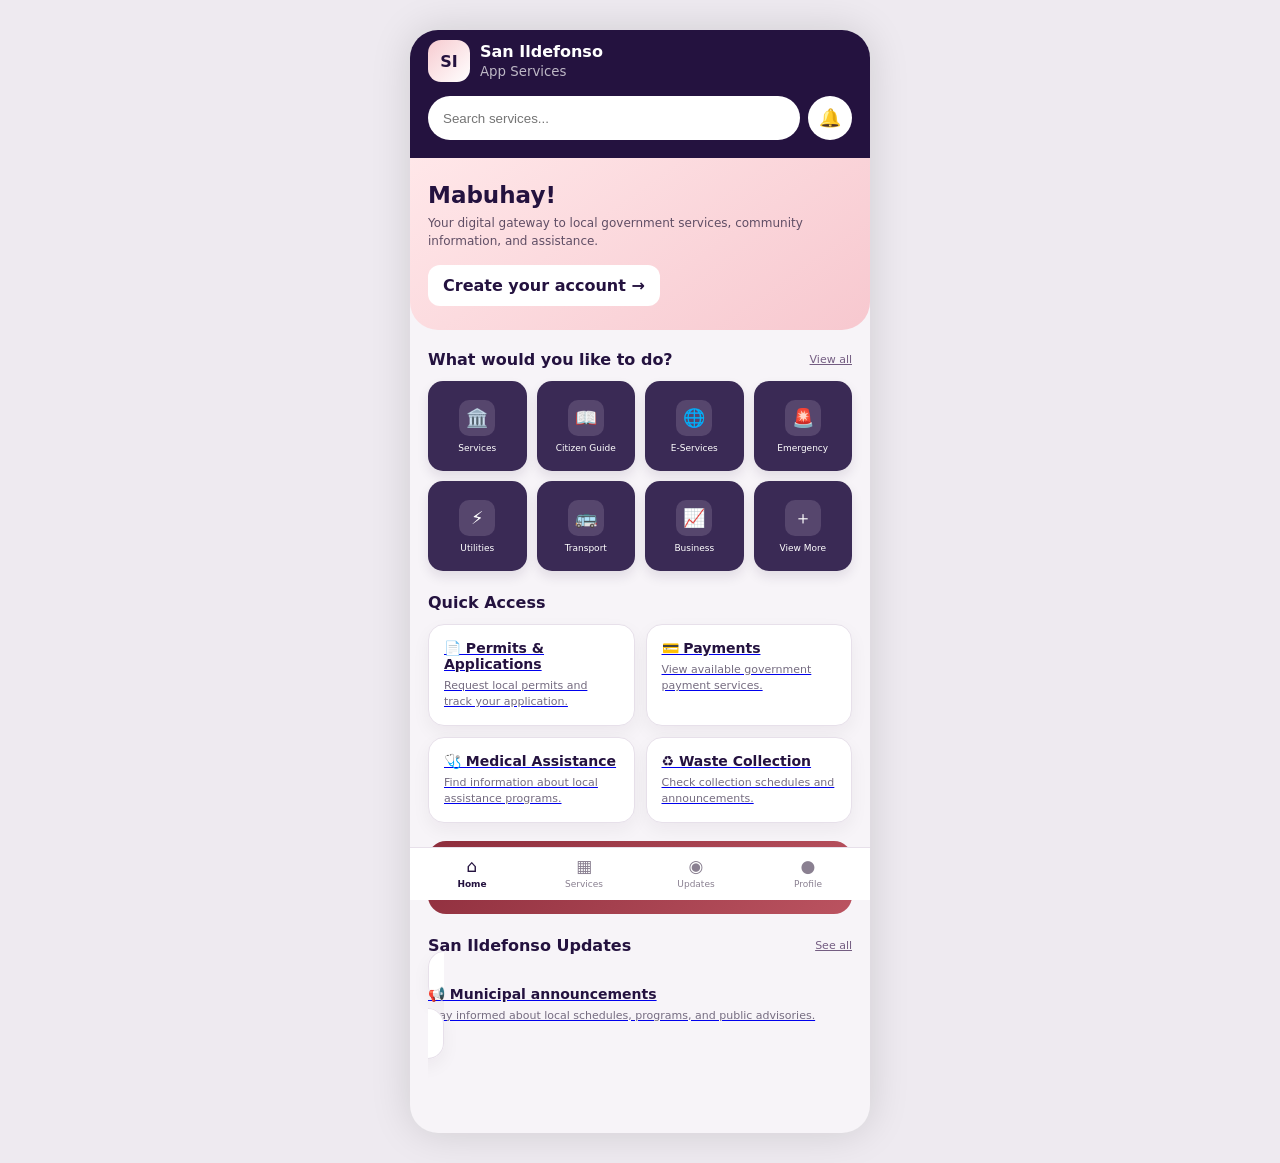
<file: index.html>
<!DOCTYPE html>
<html lang="en">

<head>
    <meta charset="UTF-8">
    <meta name="viewport" content="width=device-width, initial-scale=1.0">
    <meta name="theme-color" content="#24123f">

    <title>San Ildefonso App Services</title>

    <link rel="stylesheet" href="styles.css">
</head>

<body>

    <div class="app">

        <header class="top">

            <div class="brand">

                <div class="logo">
                    SI
                </div>

                <div>
                    <h1>San Ildefonso</h1>
                    <small>App Services</small>
                </div>

            </div>

            <div class="search">

                <input
                    id="search"
                    type="search"
                    placeholder="Search services..."
                    oninput="filterServices()"
                >

                <button
                    class="round"
                    type="button"
                    onclick="toast('No new notifications')"
                >
                    🔔
                </button>

            </div>

        </header>


        <section class="hero">

            <h2>Mabuhay!</h2>

            <p>
                Your digital gateway to local government services,
                community information, and assistance.
            </p>

            <a
                class="btn light"
                href="profile.html"
            >
                Create your account →
            </a>

        </section>


        <main class="content">

            <div class="title">

                <h3>
                    What would you like to do?
                </h3>

                <a href="services.html">
                    View all
                </a>

            </div>


            <div class="grid">

                <a
                    class="service"
                    data-search="services government permits records"
                    href="services.html"
                >
                    <div class="ico">🏛️</div>
                    <span>Services</span>
                </a>


                <a
                    class="service"
                    data-search="citizen guide information"
                    href="citizen-guide.html"
                >
                    <div class="ico">📖</div>
                    <span>Citizen Guide</span>
                </a>


                <a
                    class="service"
                    data-search="e services online documents"
                    href="e-services.html"
                >
                    <div class="ico">🌐</div>
                    <span>E-Services</span>
                </a>


                <a
                    class="service"
                    data-search="emergency hotline rescue"
                    href="emergency.html"
                >
                    <div class="ico">🚨</div>
                    <span>Emergency</span>
                </a>


                <a
                    class="service"
                    data-search="utilities water electricity waste"
                    href="utilities.html"
                >
                    <div class="ico">⚡</div>
                    <span>Utilities</span>
                </a>


                <a
                    class="service"
                    data-search="transport traffic routes"
                    href="transport.html"
                >
                    <div class="ico">🚌</div>
                    <span>Transport</span>
                </a>


                <a
                    class="service"
                    data-search="business permits market"
                    href="business.html"
                >
                    <div class="ico">📈</div>
                    <span>Business</span>
                </a>


                <a
                    class="service"
                    data-search="more services"
                    href="services.html"
                >
                    <div class="ico">＋</div>
                    <span>View More</span>
                </a>

            </div>


            <section style="margin-top: 22px;">

                <div class="title">

                    <h3>
                        Quick Access
                    </h3>

                </div>


                <div class="cards two">

                    <a
                        class="card"
                        href="permits.html"
                    >
                        <h3>
                            📄 Permits & Applications
                        </h3>

                        <p>
                            Request local permits and track your application.
                        </p>
                    </a>


                    <a
                        class="card"
                        href="e-services.html"
                    >
                        <h3>
                            💳 Payments
                        </h3>

                        <p>
                            View available government payment services.
                        </p>
                    </a>


                    <a
                        class="card"
                        href="e-services.html"
                    >
                        <h3>
                            🩺 Medical Assistance
                        </h3>

                        <p>
                            Find information about local assistance programs.
                        </p>
                    </a>


                    <a
                        class="card"
                        href="utilities.html"
                    >
                        <h3>
                            ♻️ Waste Collection
                        </h3>

                        <p>
                            Check collection schedules and announcements.
                        </p>
                    </a>

                </div>

            </section>


            <section style="margin-top: 18px;">

                <div class="emergency">

                    <div>

                        <h3>
                            Need emergency assistance?
                        </h3>

                        <p>
                            Access local emergency hotlines quickly.
                        </p>

                    </div>

                    <a
                        class="btn light"
                        href="emergency.html"
                    >
                        Call
                    </a>

                </div>

            </section>


            <section style="margin-top: 22px;">

                <div class="title">

                    <h3>
                        San Ildefonso Updates
                    </h3>

                    <a href="updates.html">
                        See all
                    </a>

                </div>


                <a
                    class="card"
                    href="updates.html"
                >

                    <h3>
                        📢 Municipal announcements
                    </h3>

                    <p>
                        Stay informed about local schedules,
                        programs, and public advisories.
                    </p>

                </a>

            </section>

        </main>


        <nav class="bottom">

            <a
                class="nav active"
                href="index.html"
            >
                <b>⌂</b>
                Home
            </a>


            <a
                class="nav"
                href="services.html"
            >
                <b>▦</b>
                Services
            </a>


            <a
                class="nav"
                href="updates.html"
            >
                <b>◉</b>
                Updates
            </a>


            <a
                class="nav"
                href="profile.html"
            >
                <b>●</b>
                Profile
            </a>

        </nav>

    </div>


    <script src="app.js"></script>

</body>

</html>
</file>
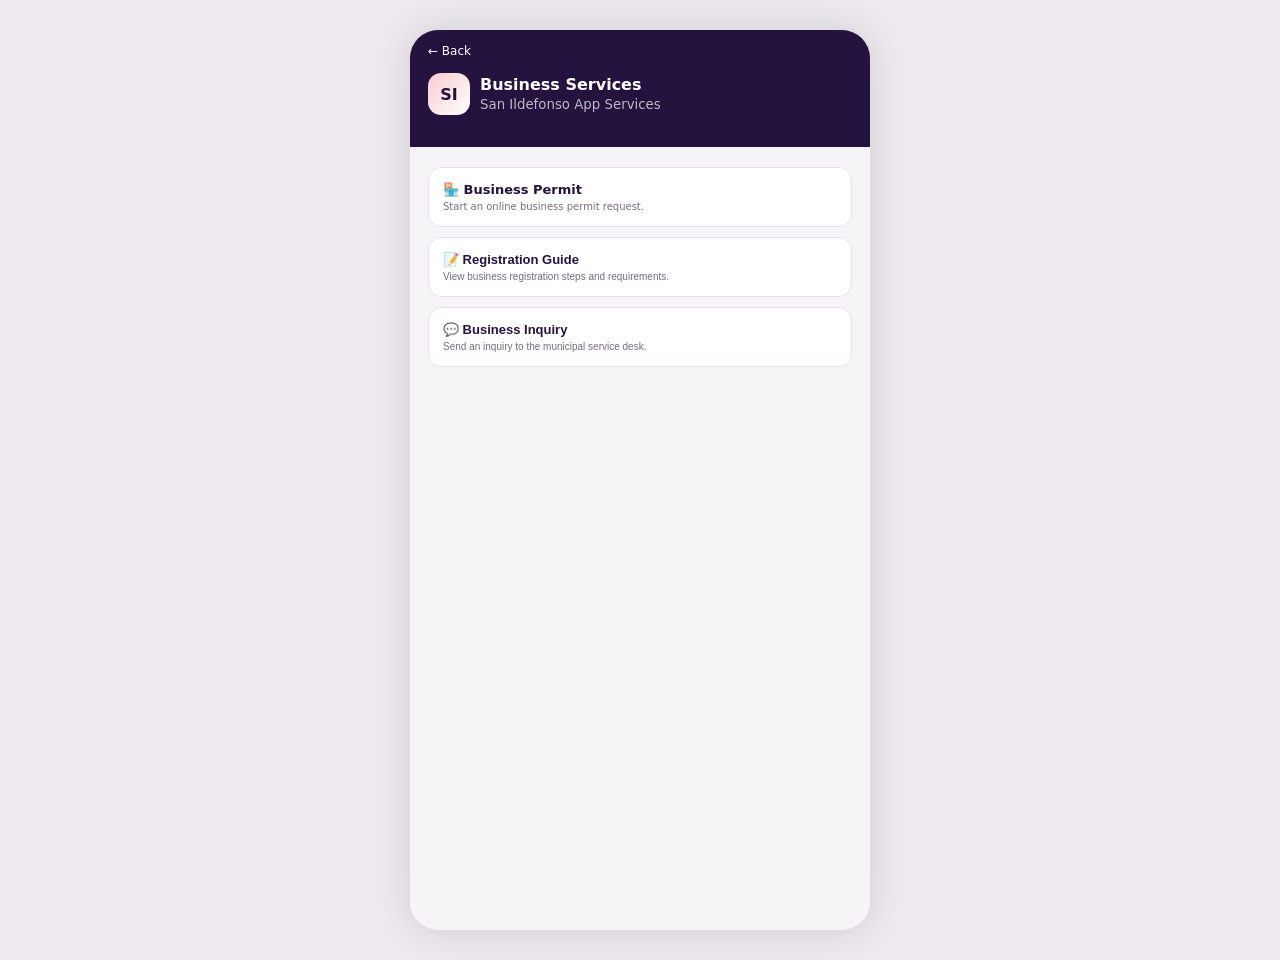
<file: business.html>
<!doctype html><html><head><meta charset="utf-8"><meta name="viewport" content="width=device-width,initial-scale=1"><title>Business Services</title><link rel="stylesheet" href="styles.css"></head><body><div class="app"><header class="top"><a class="back" href="services.html">← Back</a><div class="brand"><div class="logo">SI</div><div><h1>Business Services</h1><small>San Ildefonso App Services</small></div></div></header><main class="content"><div class="list"><a href="permits.html"><strong>🏪 Business Permit</strong><small>Start an online business permit request.</small></a><button onclick="toast('Business registration information opened')"><strong>📝 Registration Guide</strong><small>View business registration steps and requirements.</small></button><button onclick="toast('Business inquiry submitted')"><strong>💬 Business Inquiry</strong><small>Send an inquiry to the municipal service desk.</small></button></div></main></div><script src="app.js"></script></body></html>
</file>
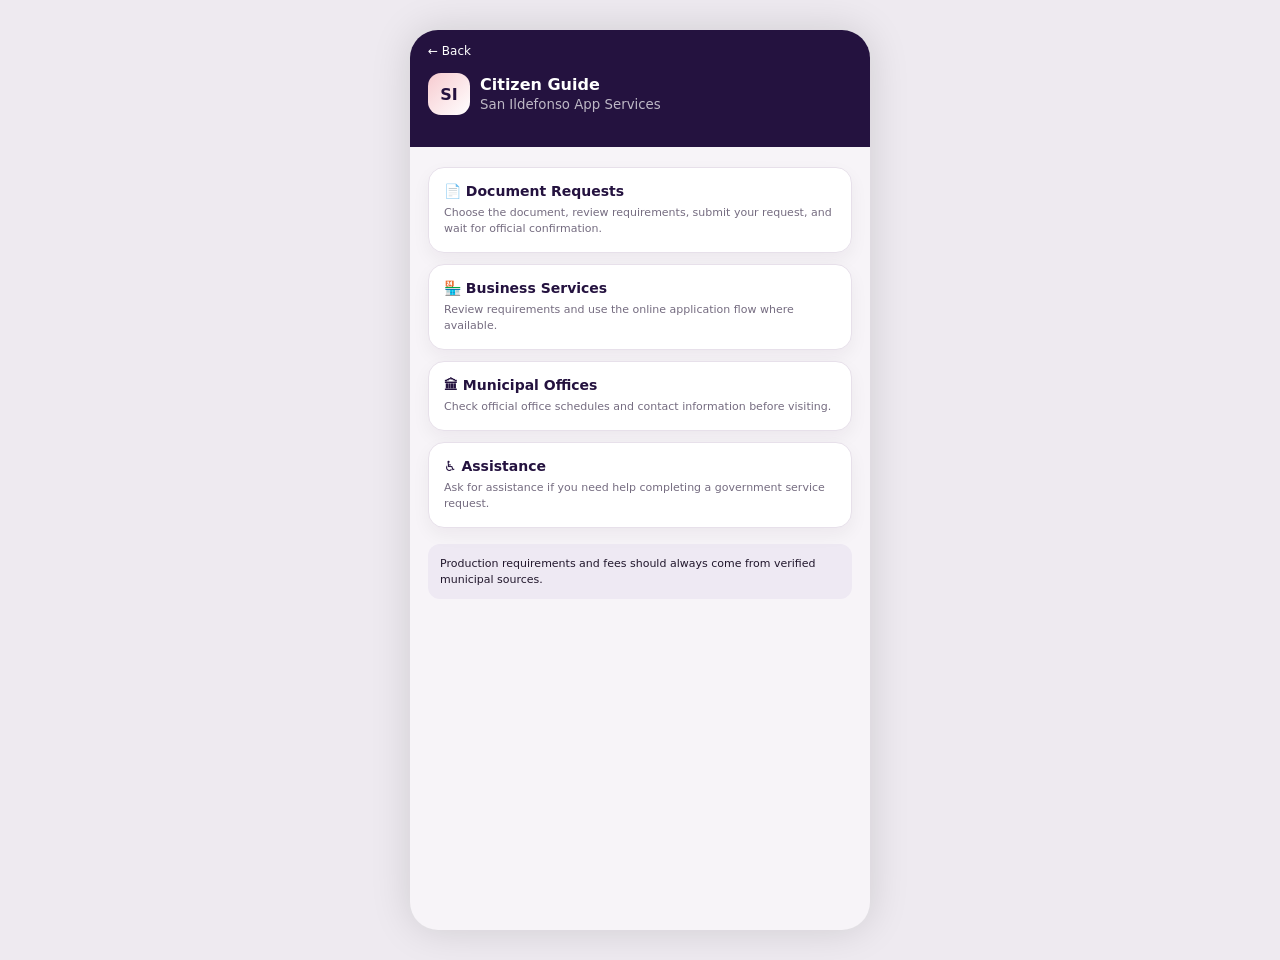
<file: citizen-guide.html>
<!doctype html><html><head><meta charset="utf-8"><meta name="viewport" content="width=device-width,initial-scale=1"><title>Citizen Guide</title><link rel="stylesheet" href="styles.css"></head><body><div class="app"><header class="top"><a class="back" href="services.html">← Back</a><div class="brand"><div class="logo">SI</div><div><h1>Citizen Guide</h1><small>San Ildefonso App Services</small></div></div></header><main class="content"><div class="cards"><div class="card"><h3>📄 Document Requests</h3><p>Choose the document, review requirements, submit your request, and wait for official confirmation.</p></div><div class="card"><h3>🏪 Business Services</h3><p>Review requirements and use the online application flow where available.</p></div><div class="card"><h3>🏛 Municipal Offices</h3><p>Check official office schedules and contact information before visiting.</p></div><div class="card"><h3>♿ Assistance</h3><p>Ask for assistance if you need help completing a government service request.</p></div></div><div class="notice" style="margin-top:16px">Production requirements and fees should always come from verified municipal sources.</div></main></div><script src="app.js"></script></body></html>
</file>
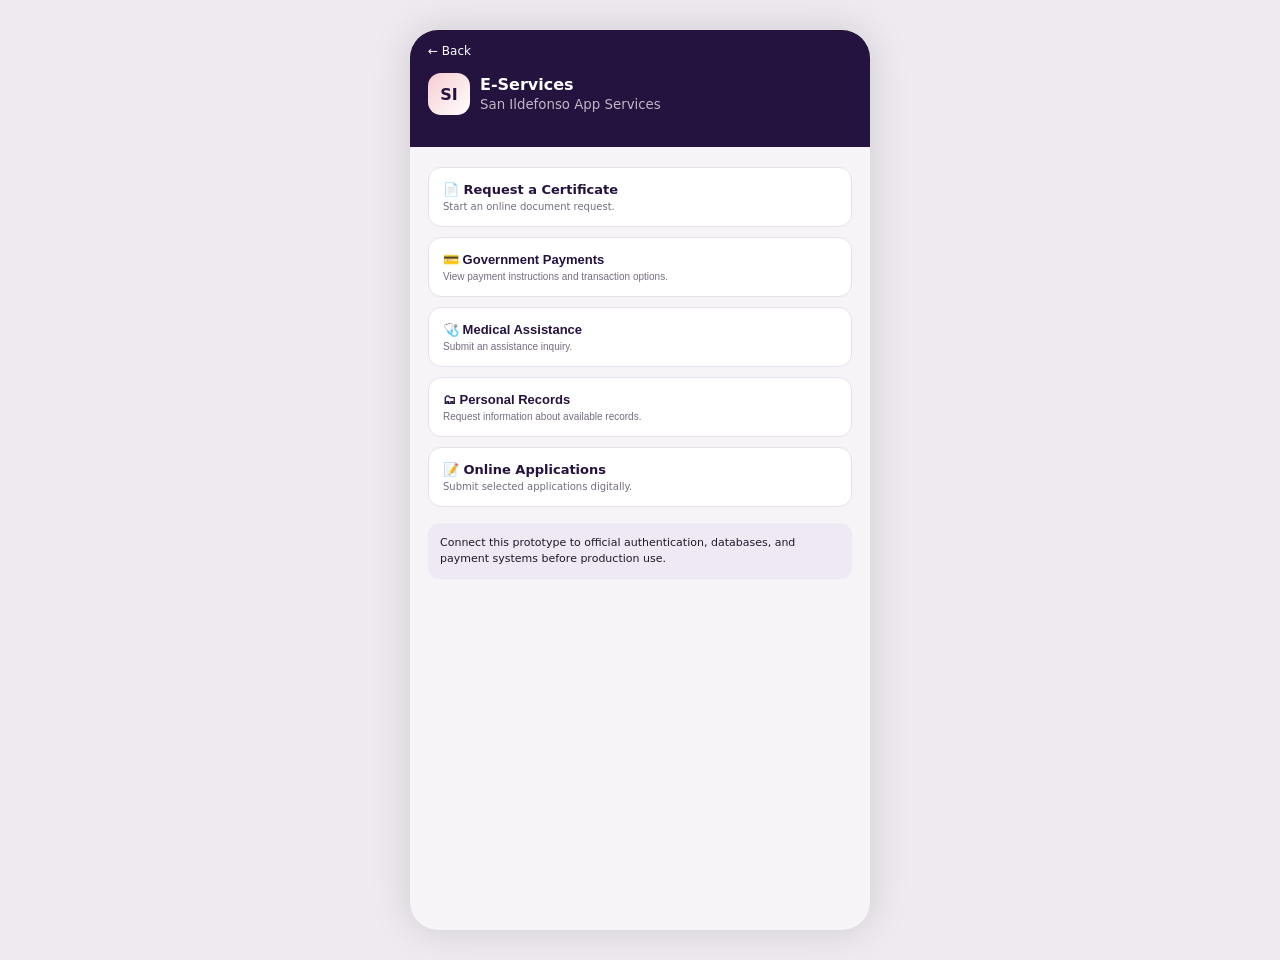
<file: e-services.html>
<!doctype html><html><head><meta charset="utf-8"><meta name="viewport" content="width=device-width,initial-scale=1"><title>E-Services</title><link rel="stylesheet" href="styles.css"></head><body><div class="app"><header class="top"><a class="back" href="services.html">← Back</a><div class="brand"><div class="logo">SI</div><div><h1>E-Services</h1><small>San Ildefonso App Services</small></div></div></header><main class="content"><div class="list"><a href="permits.html"><strong>📄 Request a Certificate</strong><small>Start an online document request.</small></a><button onclick="toast('Payment portal demo opened')"><strong>💳 Government Payments</strong><small>View payment instructions and transaction options.</small></button><button onclick="toast('Medical assistance request started')"><strong>🩺 Medical Assistance</strong><small>Submit an assistance inquiry.</small></button><button onclick="toast('Records request started')"><strong>🗂 Personal Records</strong><small>Request information about available records.</small></button><a href="permits.html"><strong>📝 Online Applications</strong><small>Submit selected applications digitally.</small></a></div><div class="notice" style="margin-top:16px">Connect this prototype to official authentication, databases, and payment systems before production use.</div></main></div><script src="app.js"></script></body></html>
</file>
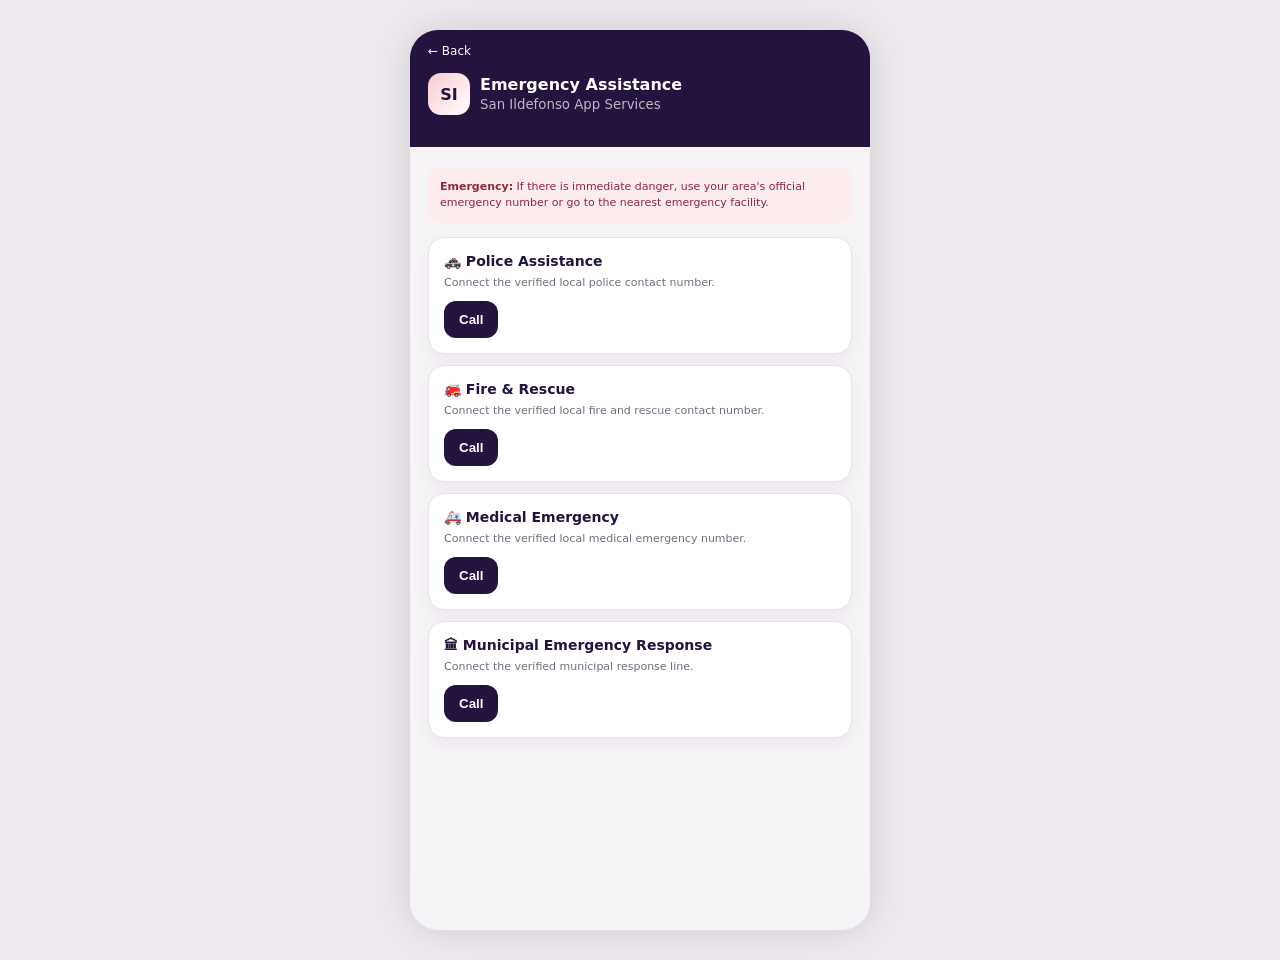
<file: emergency.html>
<!doctype html><html><head><meta charset="utf-8"><meta name="viewport" content="width=device-width,initial-scale=1"><title>Emergency Assistance</title><link rel="stylesheet" href="styles.css"></head><body><div class="app"><header class="top"><a class="back" href="index.html">← Back</a><div class="brand"><div class="logo">SI</div><div><h1>Emergency Assistance</h1><small>San Ildefonso App Services</small></div></div></header><main class="content"><div class="notice danger"><strong>Emergency:</strong> If there is immediate danger, use your area's official emergency number or go to the nearest emergency facility.</div><div class="cards" style="margin-top:14px"><div class="card"><h3>🚓 Police Assistance</h3><p>Connect the verified local police contact number.</p><button class="btn" style="margin-top:10px" onclick="toast('Connect official police number here')">Call</button></div><div class="card"><h3>🚒 Fire & Rescue</h3><p>Connect the verified local fire and rescue contact number.</p><button class="btn" style="margin-top:10px" onclick="toast('Connect official fire number here')">Call</button></div><div class="card"><h3>🚑 Medical Emergency</h3><p>Connect the verified local medical emergency number.</p><button class="btn" style="margin-top:10px" onclick="toast('Connect official medical number here')">Call</button></div><div class="card"><h3>🏛 Municipal Emergency Response</h3><p>Connect the verified municipal response line.</p><button class="btn" style="margin-top:10px" onclick="toast('Connect official municipal number here')">Call</button></div></div></main></div><script src="app.js"></script></body></html>
</file>
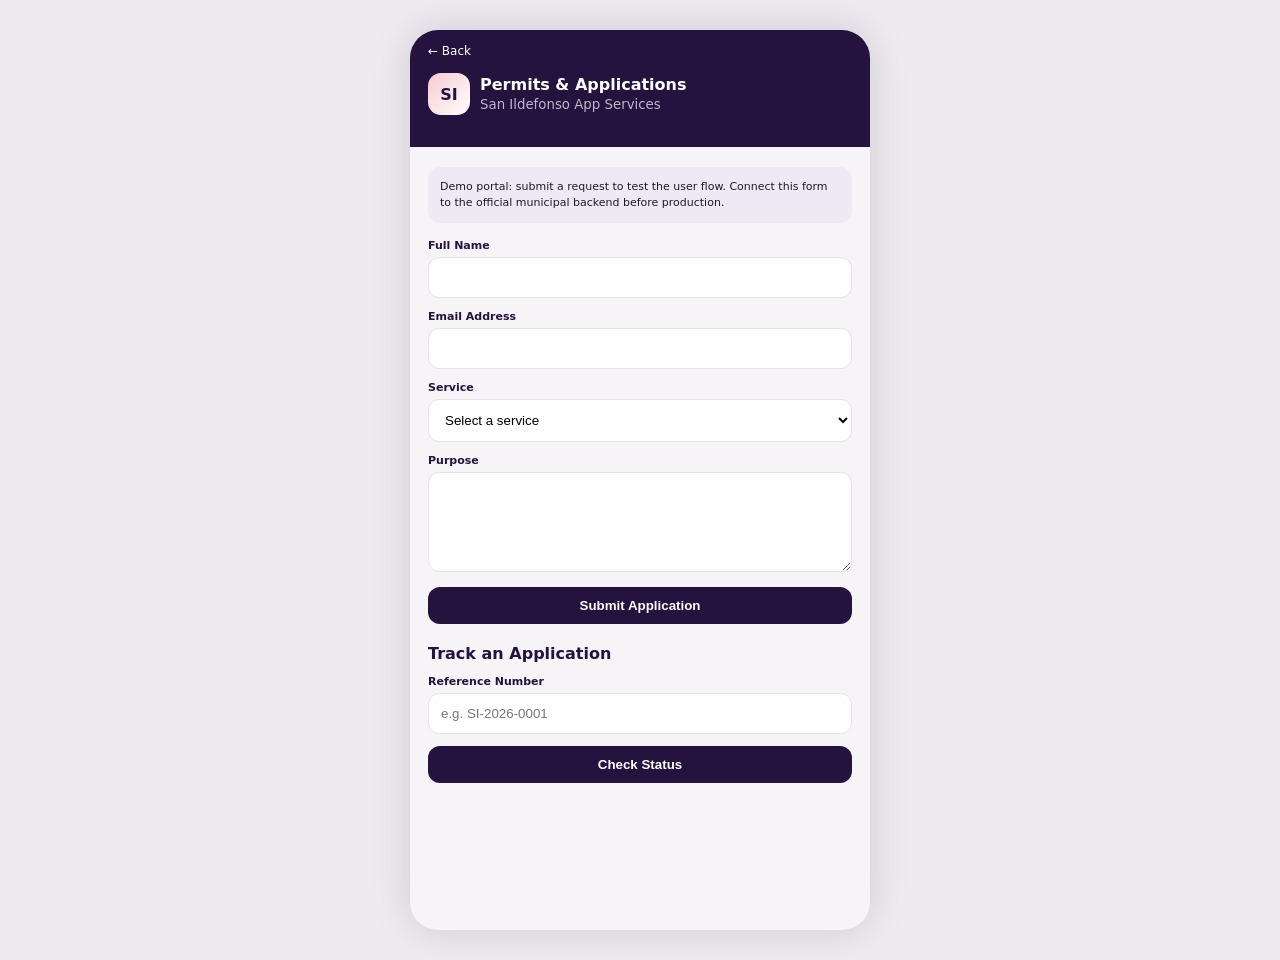
<file: permits.html>
<!doctype html><html><head><meta charset="utf-8"><meta name="viewport" content="width=device-width,initial-scale=1"><title>Permits & Applications</title><link rel="stylesheet" href="styles.css"></head><body><div class="app"><header class="top"><a class="back" href="services.html">← Back</a><div class="brand"><div class="logo">SI</div><div><h1>Permits & Applications</h1><small>San Ildefonso App Services</small></div></div></header><main class="content"><div class="notice">Demo portal: submit a request to test the user flow. Connect this form to the official municipal backend before production.</div><section style="margin-top:16px"><form id="permitForm" class="form"><label>Full Name<input required></label><label>Email Address<input type="email" required></label><label>Service<select required><option value="">Select a service</option><option>Business Permit</option><option>Building Permit</option><option>Event Permit</option><option>Certificate Request</option></select></label><label>Purpose<textarea required></textarea></label><button class="btn">Submit Application</button></form></section><section style="margin-top:20px"><div class="title"><h3>Track an Application</h3></div><form class="form" onsubmit="event.preventDefault();toast('Application status: For review')"><label>Reference Number<input placeholder="e.g. SI-2026-0001"></label><button class="btn">Check Status</button></form></section></main></div><script src="app.js"></script><script>submitDemo(document.getElementById("permitForm"),"Application submitted successfully")</script></body></html>
</file>
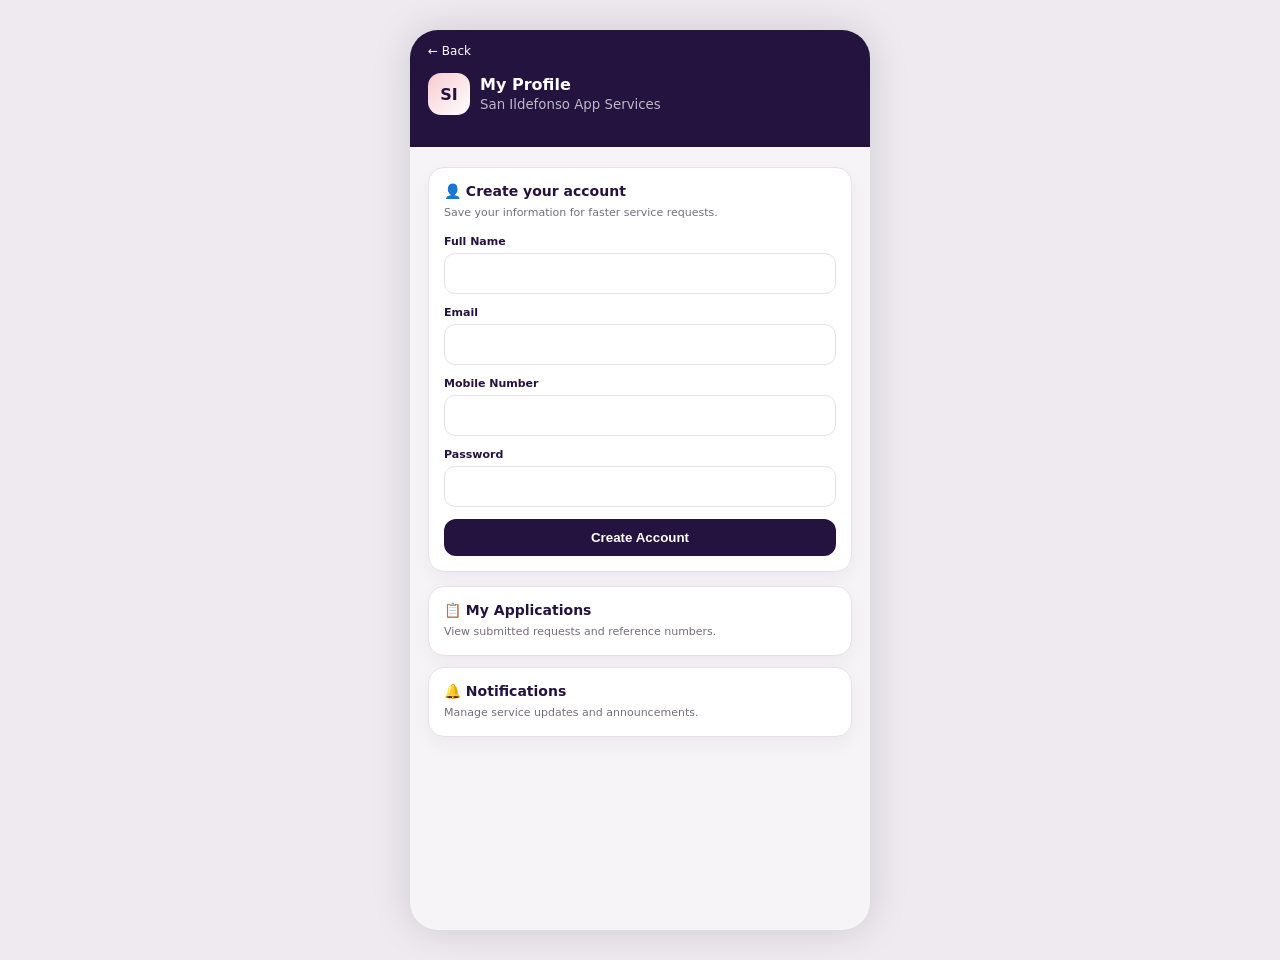
<file: profile.html>
<!doctype html><html><head><meta charset="utf-8"><meta name="viewport" content="width=device-width,initial-scale=1"><title>My Profile</title><link rel="stylesheet" href="styles.css"></head><body><div class="app"><header class="top"><a class="back" href="index.html">← Back</a><div class="brand"><div class="logo">SI</div><div><h1>My Profile</h1><small>San Ildefonso App Services</small></div></div></header><main class="content"><div class="card"><h3>👤 Create your account</h3><p>Save your information for faster service requests.</p><form id="profileForm" class="form" style="margin-top:14px"><label>Full Name<input required></label><label>Email<input type="email" required></label><label>Mobile Number<input required></label><label>Password<input type="password" required minlength="6"></label><button class="btn">Create Account</button></form></div><div class="cards" style="margin-top:14px"><div class="card"><h3>📋 My Applications</h3><p>View submitted requests and reference numbers.</p></div><div class="card"><h3>🔔 Notifications</h3><p>Manage service updates and announcements.</p></div></div></main></div><script src="app.js"></script><script>submitDemo(document.getElementById("profileForm"),"Account created successfully")</script></body></html>
</file>
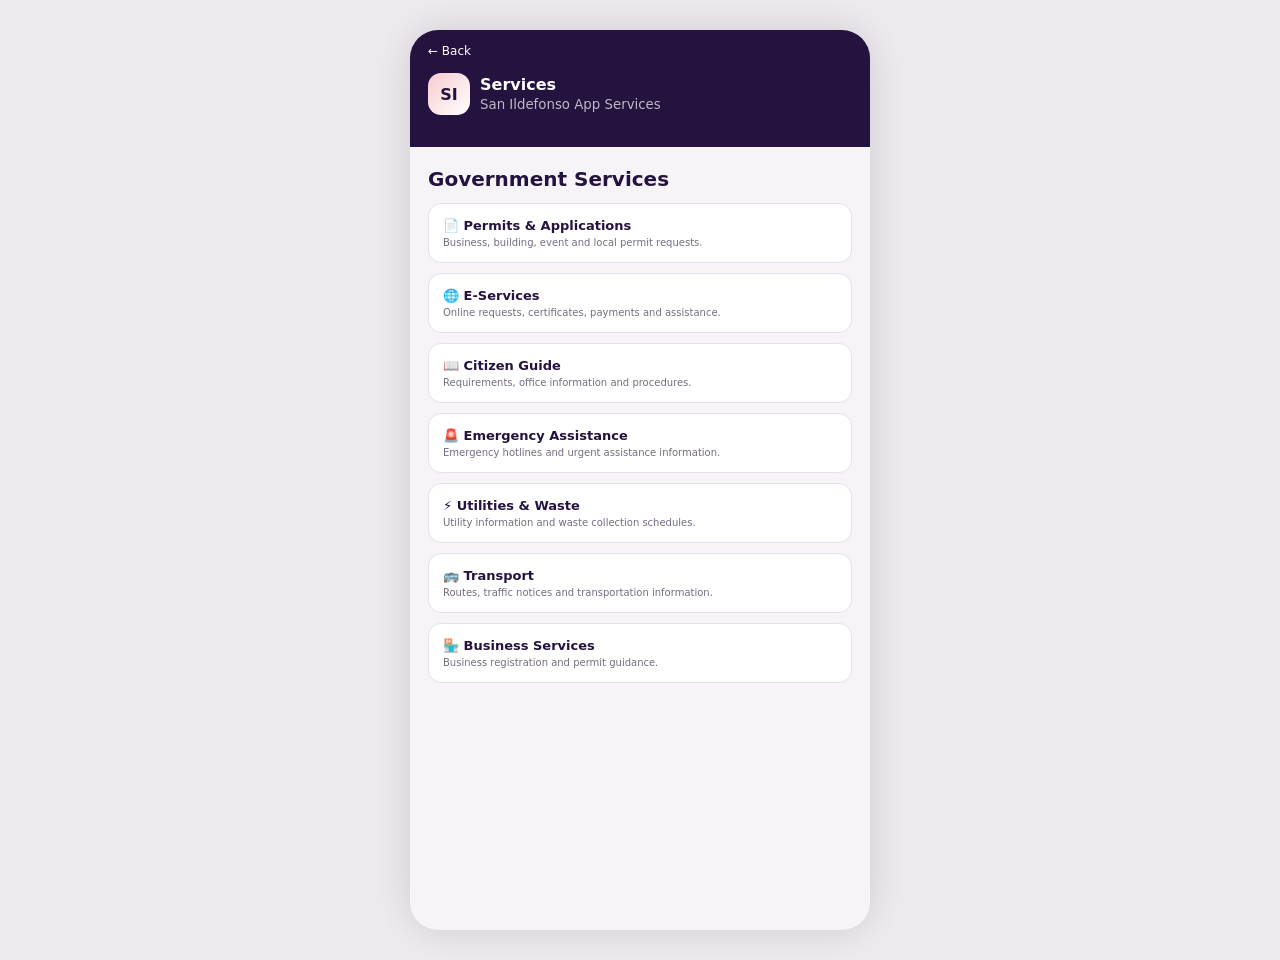
<file: services.html>
<!doctype html><html><head><meta charset="utf-8"><meta name="viewport" content="width=device-width,initial-scale=1"><title>Services</title><link rel="stylesheet" href="styles.css"></head><body><div class="app"><header class="top"><a class="back" href="index.html">← Back</a><div class="brand"><div class="logo">SI</div><div><h1>Services</h1><small>San Ildefonso App Services</small></div></div></header><main class="content"><div class="title"><h2>Government Services</h2></div><div class="list"><a href="permits.html"><strong>📄 Permits & Applications</strong><small>Business, building, event and local permit requests.</small></a><a href="e-services.html"><strong>🌐 E-Services</strong><small>Online requests, certificates, payments and assistance.</small></a><a href="citizen-guide.html"><strong>📖 Citizen Guide</strong><small>Requirements, office information and procedures.</small></a><a href="emergency.html"><strong>🚨 Emergency Assistance</strong><small>Emergency hotlines and urgent assistance information.</small></a><a href="utilities.html"><strong>⚡ Utilities & Waste</strong><small>Utility information and waste collection schedules.</small></a><a href="transport.html"><strong>🚌 Transport</strong><small>Routes, traffic notices and transportation information.</small></a><a href="business.html"><strong>🏪 Business Services</strong><small>Business registration and permit guidance.</small></a></div></main></div><script src="app.js"></script></body></html>
</file>
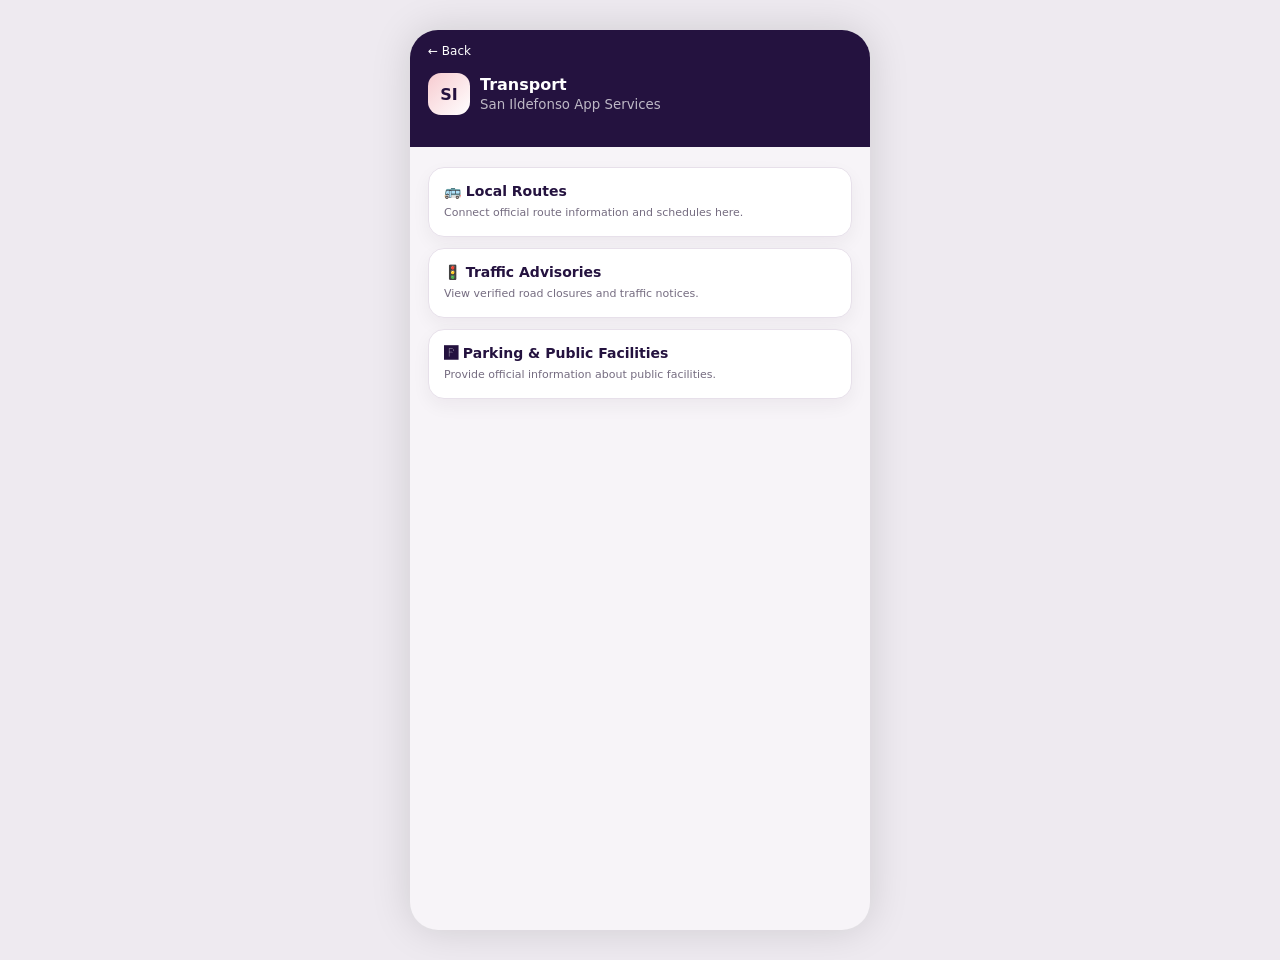
<file: transport.html>
<!doctype html><html><head><meta charset="utf-8"><meta name="viewport" content="width=device-width,initial-scale=1"><title>Transport</title><link rel="stylesheet" href="styles.css"></head><body><div class="app"><header class="top"><a class="back" href="services.html">← Back</a><div class="brand"><div class="logo">SI</div><div><h1>Transport</h1><small>San Ildefonso App Services</small></div></div></header><main class="content"><div class="cards"><div class="card"><h3>🚌 Local Routes</h3><p>Connect official route information and schedules here.</p></div><div class="card"><h3>🚦 Traffic Advisories</h3><p>View verified road closures and traffic notices.</p></div><div class="card"><h3>🅿 Parking & Public Facilities</h3><p>Provide official information about public facilities.</p></div></div></main></div><script src="app.js"></script></body></html>
</file>
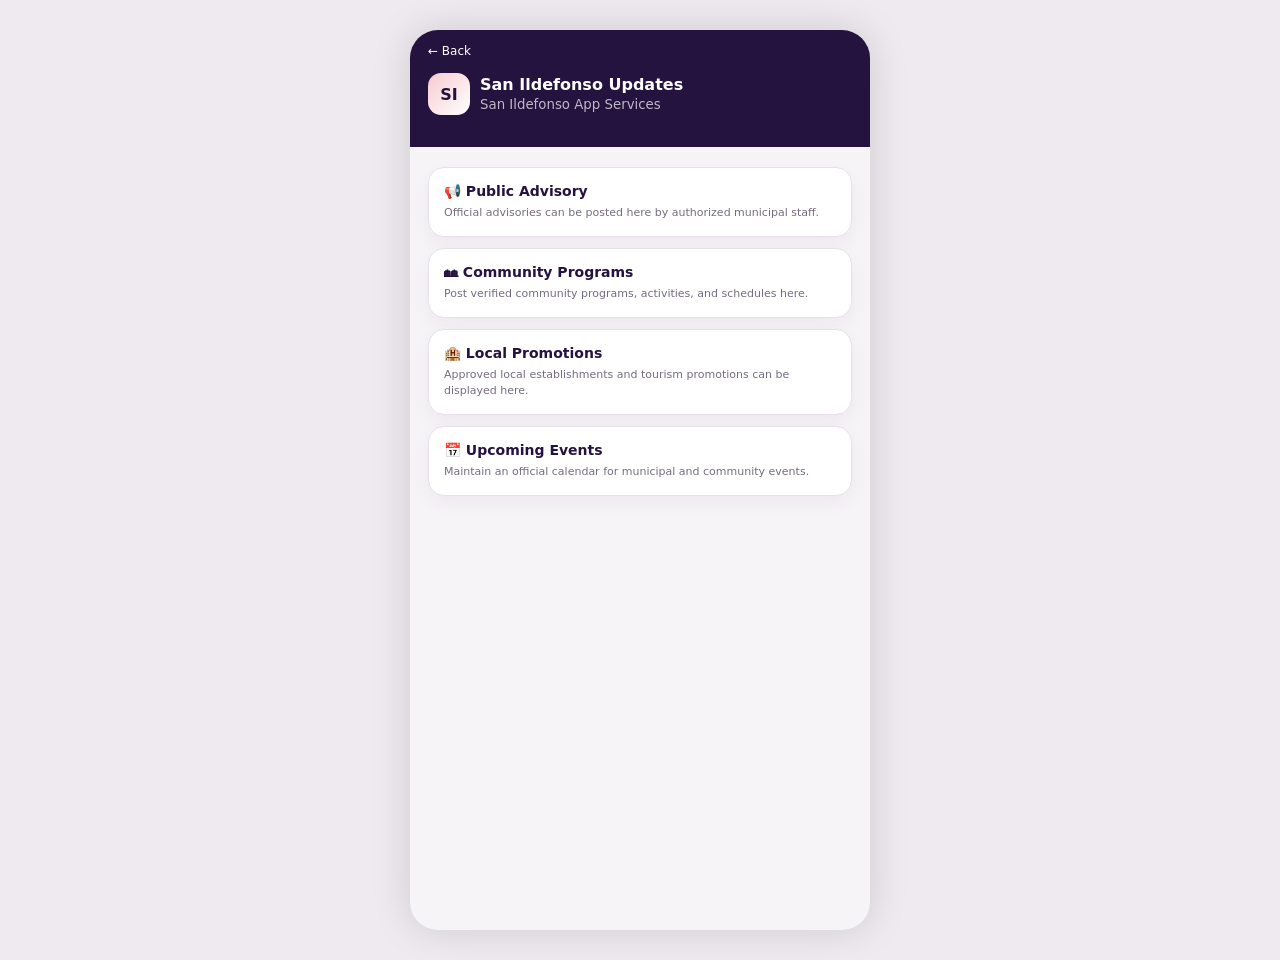
<file: updates.html>
<!doctype html><html><head><meta charset="utf-8"><meta name="viewport" content="width=device-width,initial-scale=1"><title>San Ildefonso Updates</title><link rel="stylesheet" href="styles.css"></head><body><div class="app"><header class="top"><a class="back" href="index.html">← Back</a><div class="brand"><div class="logo">SI</div><div><h1>San Ildefonso Updates</h1><small>San Ildefonso App Services</small></div></div></header><main class="content"><div class="news"><article class="card"><h3>📢 Public Advisory</h3><p>Official advisories can be posted here by authorized municipal staff.</p></article><article class="card"><h3>🏘 Community Programs</h3><p>Post verified community programs, activities, and schedules here.</p></article><article class="card"><h3>🏨 Local Promotions</h3><p>Approved local establishments and tourism promotions can be displayed here.</p></article><article class="card"><h3>📅 Upcoming Events</h3><p>Maintain an official calendar for municipal and community events.</p></article></div></main></div><script src="app.js"></script></body></html>
</file>
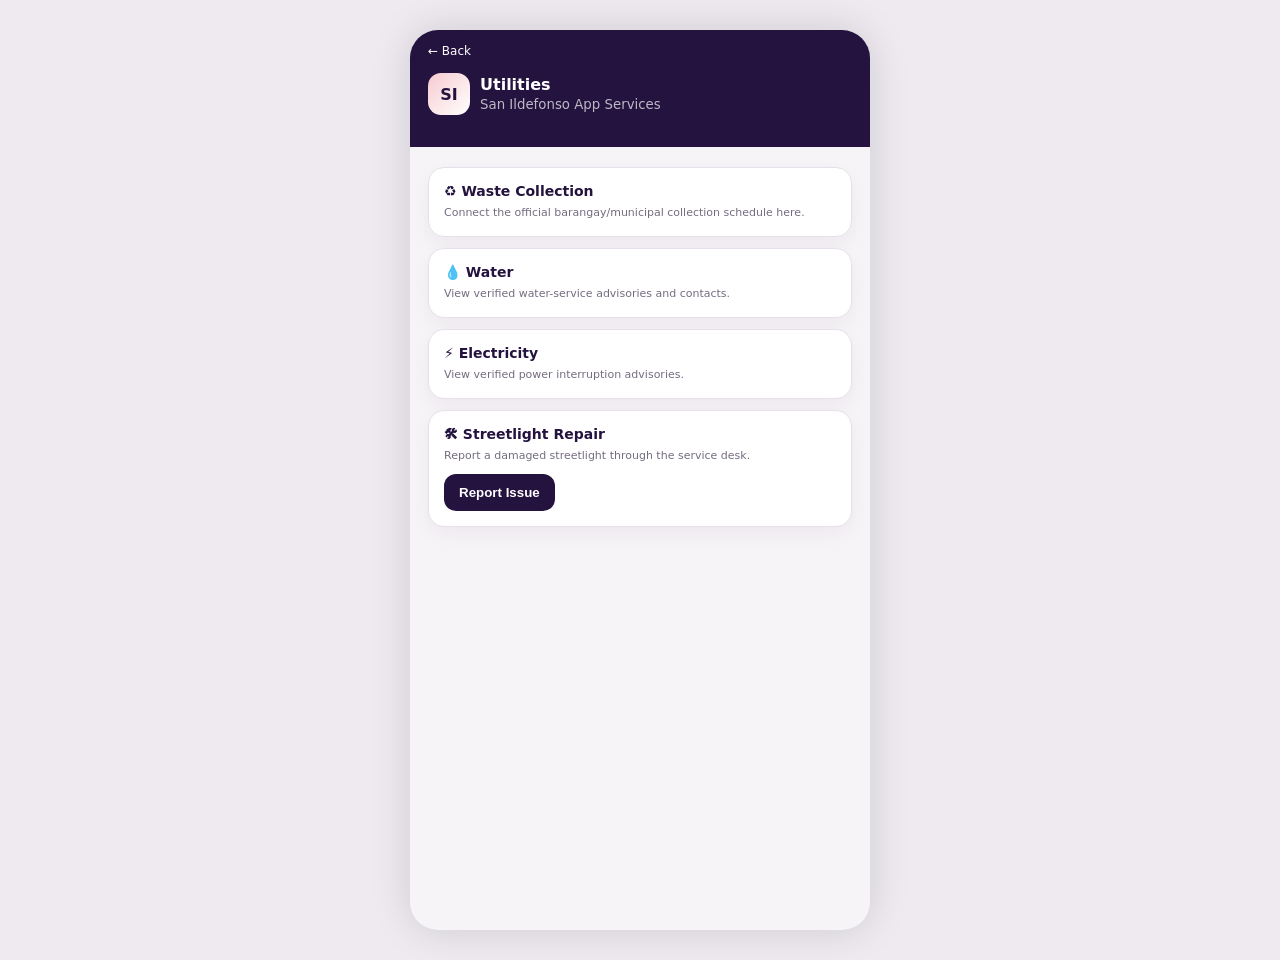
<file: utilities.html>
<!doctype html><html><head><meta charset="utf-8"><meta name="viewport" content="width=device-width,initial-scale=1"><title>Utilities</title><link rel="stylesheet" href="styles.css"></head><body><div class="app"><header class="top"><a class="back" href="services.html">← Back</a><div class="brand"><div class="logo">SI</div><div><h1>Utilities</h1><small>San Ildefonso App Services</small></div></div></header><main class="content"><div class="cards"><div class="card"><h3>♻ Waste Collection</h3><p>Connect the official barangay/municipal collection schedule here.</p></div><div class="card"><h3>💧 Water</h3><p>View verified water-service advisories and contacts.</p></div><div class="card"><h3>⚡ Electricity</h3><p>View verified power interruption advisories.</p></div><div class="card"><h3>🛠 Streetlight Repair</h3><p>Report a damaged streetlight through the service desk.</p><button class="btn" style="margin-top:10px" onclick="toast('Streetlight report started')">Report Issue</button></div></div></main></div><script src="app.js"></script></body></html>
</file>
<file: styles.css>
:root{--p:#24123f;--p2:#3a2a55;--pink:#f7cbd0;--bg:#f7f4f8;--card:#fff;--text:#21172c;--muted:#756c80;--line:#e7e0ea;--danger:#a93646}*{box-sizing:border-box}body{margin:0;background:#eeeaf0;color:var(--text);font-family:Inter,system-ui,-apple-system,Segoe UI,Roboto,Arial,sans-serif}.app{width:min(100%,460px);min-height:100vh;margin:auto;background:var(--bg);box-shadow:0 0 40px #0002}.top{background:var(--p);color:#fff;padding:10px 18px 18px}.brand{display:flex;align-items:center;gap:10px;margin-bottom:14px}.logo{width:42px;height:42px;border-radius:13px;background:linear-gradient(135deg,var(--pink),#fff);display:grid;place-items:center;color:var(--p);font-weight:900}.brand h1{font-size:16px;margin:0}.brand small{opacity:.7}.search{display:flex;gap:8px}.search input{flex:1;border:0;border-radius:24px;padding:12px 15px;outline:0}.round{width:44px;height:44px;border:0;border-radius:50%;background:#fff;color:var(--p);font-size:18px}.hero{padding:24px 18px;background:linear-gradient(145deg,#ffe7e9,#f7c8cf);border-radius:0 0 28px 28px}.hero h2{margin:0 0 6px;color:var(--p);font-size:23px}.hero p{margin:0 0 15px;color:#604e65;font-size:12px;line-height:1.5}.btn{border:0;border-radius:12px;padding:11px 15px;background:var(--p);color:#fff;font-weight:700;text-decoration:none;display:inline-block}.btn.light{background:#fff;color:var(--p)}.content{padding:20px 18px 90px}.title{display:flex;align-items:center;justify-content:space-between;margin-bottom:12px}.title h2,.title h3{margin:0;color:var(--p)}.title h2{font-size:20px}.title h3{font-size:16px}.title a{font-size:11px;color:#745d82}.grid{display:grid;grid-template-columns:repeat(4,1fr);gap:10px}.service{background:var(--p2);color:#fff;border:0;border-radius:15px;min-height:90px;padding:10px 4px;display:flex;flex-direction:column;align-items:center;justify-content:center;gap:7px;text-decoration:none;box-shadow:0 6px 12px #24123f1a}.ico{width:36px;height:36px;border-radius:10px;background:#56466d;display:grid;place-items:center;font-size:18px}.service span{font-size:9px;text-align:center}.cards{display:grid;gap:11px}.card{background:var(--card);border:1px solid var(--line);border-radius:16px;padding:15px;box-shadow:0 7px 18px #1e0f2d0d}.card h3{font-size:14px;margin:0 0 6px;color:var(--p)}.card p{font-size:11px;color:var(--muted);line-height:1.45;margin:0}.two{grid-template-columns:1fr 1fr}.emergency{background:linear-gradient(135deg,#8d2d3c,#bb5360);color:#fff;border-radius:18px;padding:16px;display:flex;justify-content:space-between;align-items:center;gap:12px}.emergency h3{margin:0;font-size:14px}.emergency p{font-size:10px;margin:4px 0 0;opacity:.85}.form{display:grid;gap:12px}.form label{font-size:11px;font-weight:700;color:var(--p)}.form input,.form select,.form textarea{width:100%;margin-top:5px;padding:12px;border:1px solid var(--line);border-radius:11px;background:#fff;outline:0}.form textarea{min-height:100px;resize:vertical}.notice{padding:12px;border-radius:12px;background:#eee9f3;font-size:11px;line-height:1.45}.danger{background:#fdecee;color:#8e2938}.back{display:inline-flex;text-decoration:none;color:#fff;font-size:12px;margin-bottom:15px}.list{display:grid;gap:10px}.list a,.list button{display:block;text-decoration:none;background:#fff;border:1px solid var(--line);border-radius:13px;padding:14px;color:var(--text);text-align:left}.list strong{display:block;color:var(--p);font-size:13px}.list small{display:block;color:var(--muted);font-size:10px;margin-top:4px}.news{display:grid;gap:11px}.bottom{position:fixed;bottom:0;width:min(100%,460px);background:#fff;border-top:1px solid var(--line);display:grid;grid-template-columns:repeat(4,1fr);padding:8px 6px 11px;z-index:5}.nav{border:0;background:none;color:#8a8091;font-size:9px;display:flex;flex-direction:column;align-items:center;gap:3px;text-decoration:none}.nav b{font-size:17px;font-weight:500}.nav.active{color:var(--p);font-weight:800}.toast{position:fixed;left:50%;bottom:78px;transform:translate(-50%,20px);background:#21122f;color:#fff;padding:11px 15px;border-radius:12px;font-size:11px;opacity:0;pointer-events:none;transition:.2s;z-index:20}.toast.show{opacity:1;transform:translate(-50%,0)}@media(min-width:700px){body{padding:30px}.app{border-radius:28px;overflow:hidden}}
</file>
